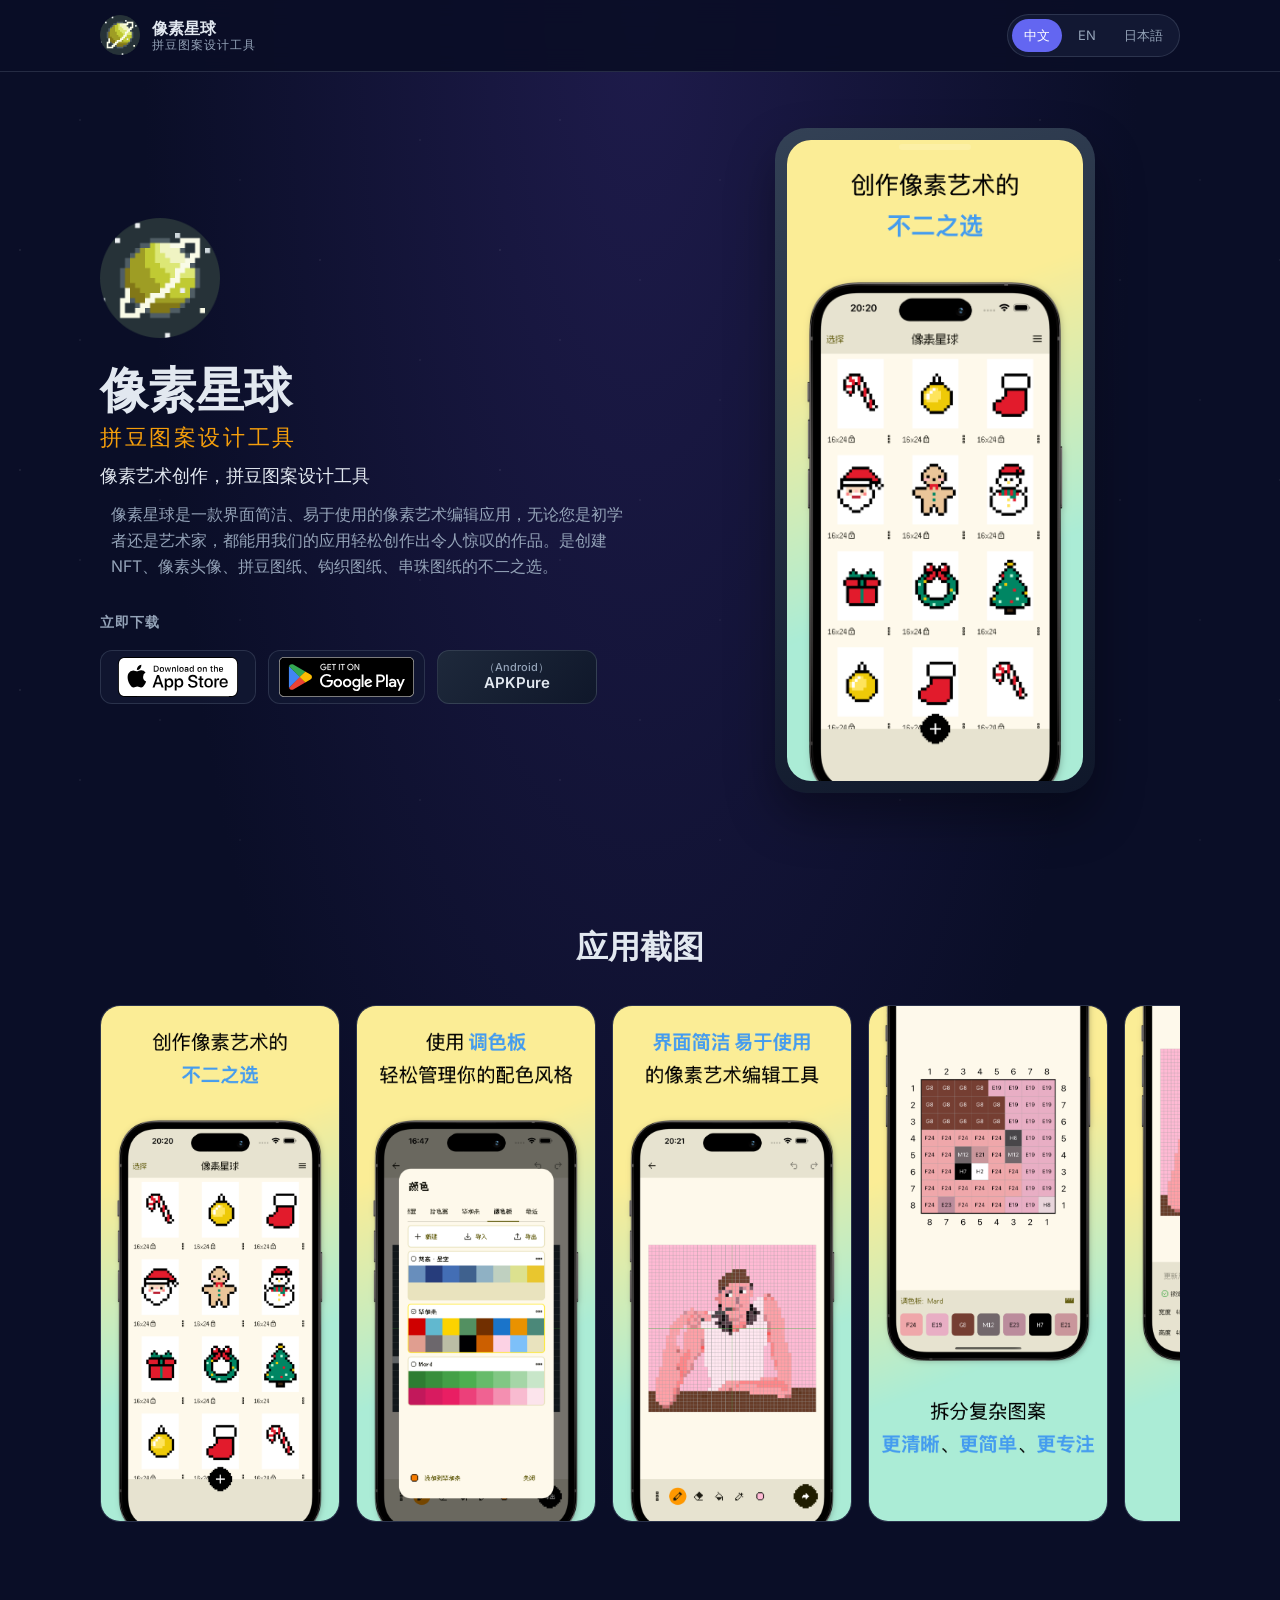
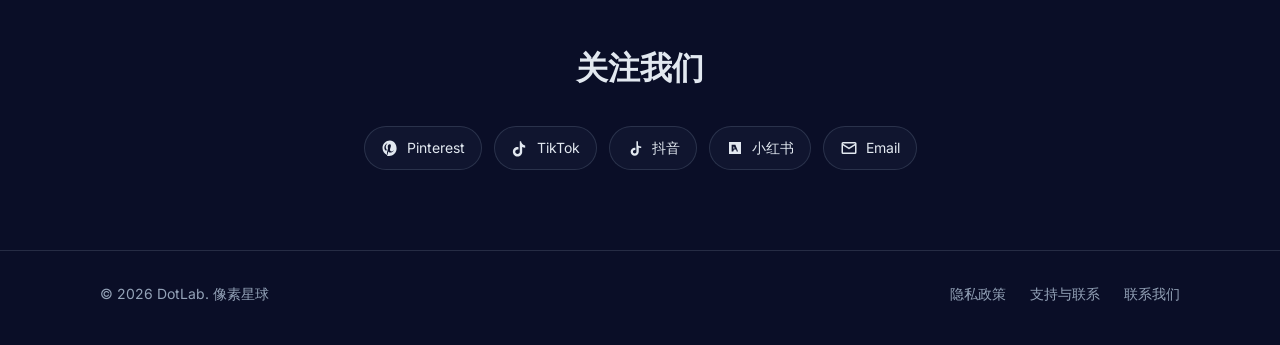
<file: index.html>
<!DOCTYPE html>
<html lang="zh-CN">
<head>
  <meta charset="UTF-8">
  <meta name="viewport" content="width=device-width, initial-scale=1.0">
  <meta name="description" content="像素星球 DotLab — TODO: 填写页面描述">
  <meta property="og:title" content="像素星球 DotLab">
  <meta property="og:description" content="TODO: 填写社交分享描述">
  <meta property="og:image" content="site-content/brand/og-image.png">
  <meta property="og:type" content="website">
  <meta name="twitter:card" content="summary_large_image">
  <title>像素星球 DotLab</title>
  <link rel="icon" href="site-content/brand/favicon.ico" type="image/x-icon">
  <link rel="apple-touch-icon" href="site-content/brand/logo.png">
  <link rel="preconnect" href="https://fonts.googleapis.com">
  <link rel="preconnect" href="https://fonts.gstatic.com" crossorigin>
  <link href="https://fonts.googleapis.com/css2?family=Inter:wght@400;500;600;700&display=swap" rel="stylesheet">
  <link rel="stylesheet" href="css/main.css">
</head>
<body>
  <div class="stars" aria-hidden="true"></div>

  <header class="header">
    <div class="container header__inner">
      <a class="brand" href="#top" aria-label="像素星球 DotLab">
        <img class="brand__logo" src="site-content/brand/logo.png" alt="像素星球 Logo" width="40" height="40">
        <span class="brand__name">
          <span class="brand__title" data-i18n="app_name">像素星球</span>
          <span class="brand__sub" data-i18n="app_name_sub">DotLab</span>
        </span>
      </a>
      <nav class="lang-switch" aria-label="语言切换">
        <button type="button" class="lang-switch__btn is-active" data-lang="zh-CN">中文</button>
        <button type="button" class="lang-switch__btn" data-lang="en">EN</button>
        <button type="button" class="lang-switch__btn" data-lang="ja">日本語</button>
      </nav>
    </div>
  </header>

  <main id="top">
    <section class="hero">
      <div class="container hero__grid">
        <div class="hero__content">
          <img class="hero__logo" src="site-content/brand/logo.png" alt="像素星球 Logo" width="120" height="120">
          <h1 class="hero__title">
            <span data-i18n="app_name">像素星球</span>
            <span class="hero__subtitle" data-i18n="app_name_sub">DotLab</span>
          </h1>
          <p class="hero__tagline" data-i18n="tagline">TODO: 填写一句话 Slogan</p>
          <p class="hero__desc" data-i18n="description_short">TODO: 填写简短介绍</p>

          <div class="download" id="download">
            <h2 class="section-label" data-i18n="download_title">立即下载</h2>
            <div class="download__buttons" id="download-buttons"></div>
          </div>
        </div>

        <div class="hero__visual">
          <div class="phone-frame">
            <img id="hero-screenshot" src="site-content/screenshots/placeholder.svg" alt="应用截图">
          </div>
        </div>
      </div>
    </section>

    <section class="screenshots section" id="screenshots">
      <div class="container">
        <h2 class="section-title" data-i18n="screenshots_title">应用截图</h2>
        <div class="screenshots__track" id="screenshots-track"></div>
      </div>
    </section>

    <section class="social section" id="social">
      <div class="container social__inner">
        <h2 class="section-title" data-i18n="social_title">关注我们</h2>
        <div class="social__links" id="social-links"></div>
      </div>
    </section>
  </main>

  <footer class="footer">
    <div class="container footer__inner">
      <p class="footer__copy">
        © <span data-i18n="copyright_year">2026</span>
        <span data-i18n="developer">DotLab</span>.
        <span data-i18n="app_name">像素星球</span>
      </p>
      <nav class="footer__nav" aria-label="页脚导航">
        <a class="footer__link" id="privacy-link" href="private.html" data-i18n="footer_privacy">隐私政策</a>
        <a class="footer__link" href="support.html" data-i18n="footer_support">支持与联系</a>
        <a class="footer__link" id="contact-link" href="mailto:dotlab.app@gmail.com" data-i18n="footer_contact">联系我们</a>
      </nav>
    </div>
  </footer>

  <script src="js/main.js"></script>
</body>
</html>
</file>
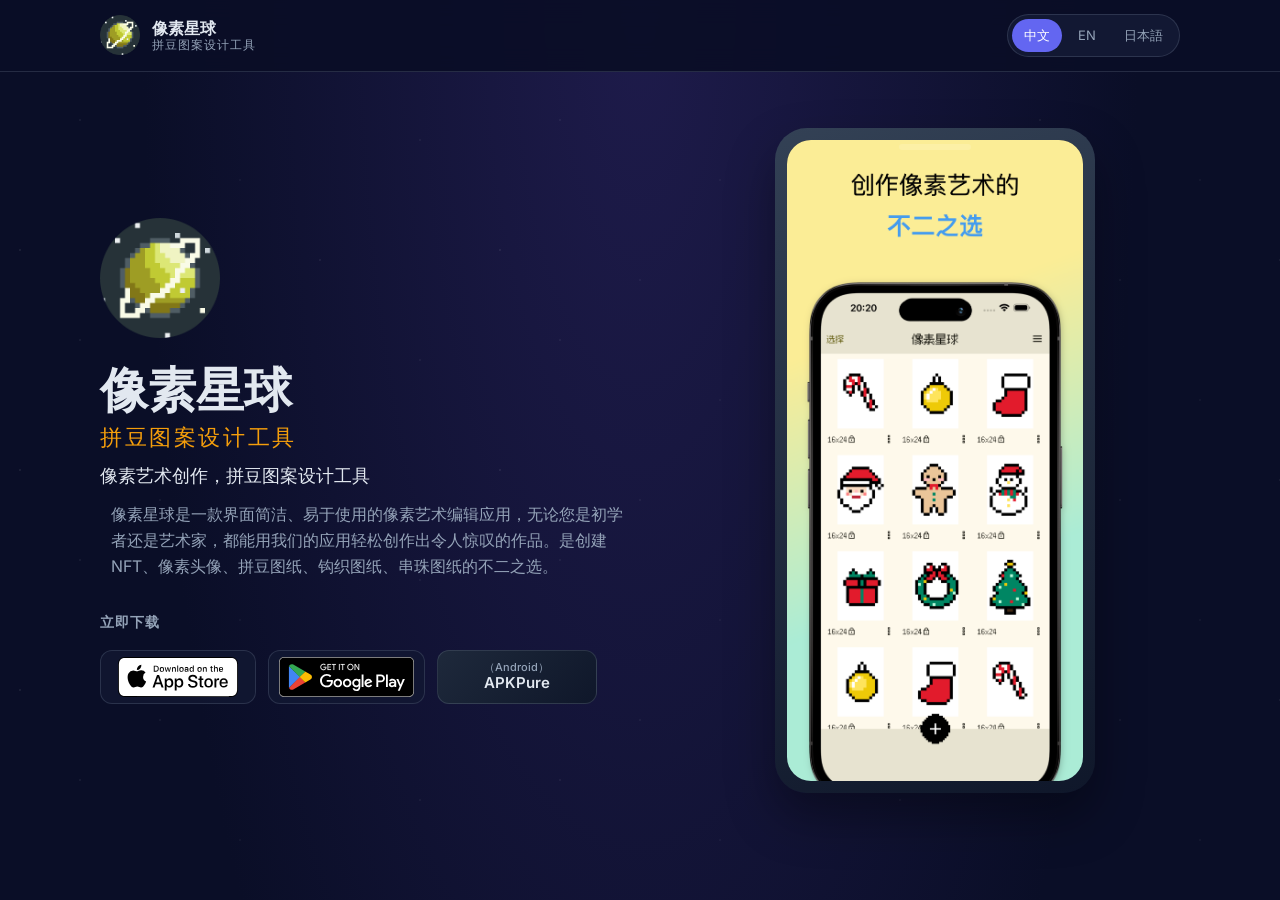
<file: import-pdf/index.html>
<!DOCTYPE html>
<html lang="zh-CN">
<head>
  <meta charset="UTF-8">
  <meta name="viewport" content="width=device-width, initial-scale=1.0">
  <meta http-equiv="refresh" content="0;url=/">
  <title>像素星球 DotLab</title>
  <link rel="canonical" href="/">
</head>
<body>
  <p>正在跳转到官网… <a href="/">点此进入</a></p>
</body>
</html>
</file>
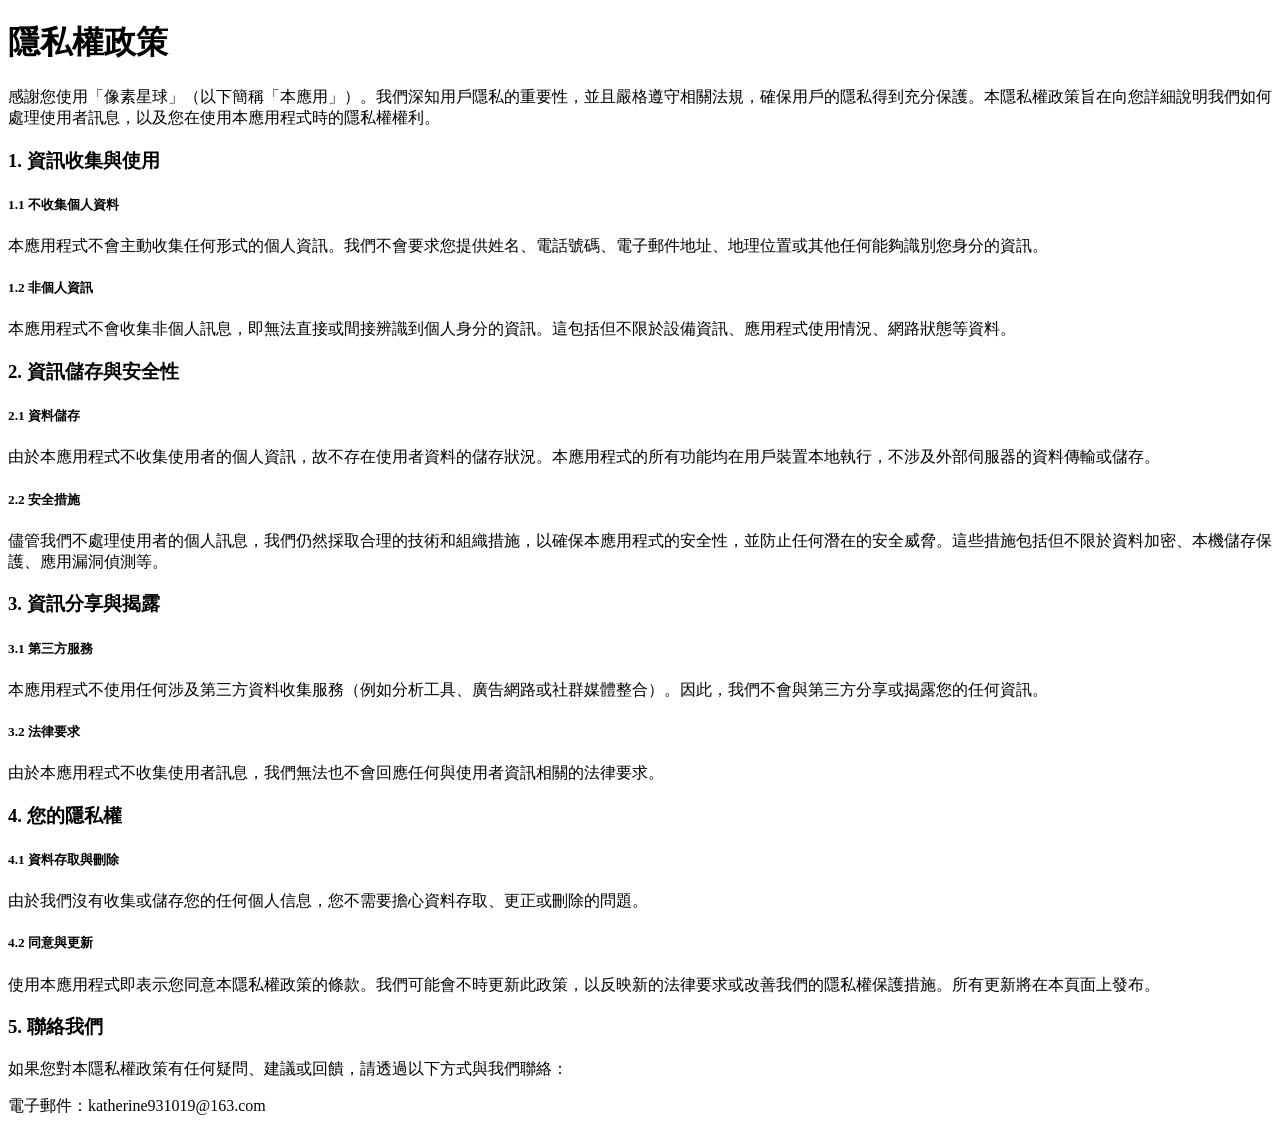
<file: private-traditional.html>
<!DOCTYPE html>
<html lang="en">

<head>
    <meta charset="UTF-8">
    <meta name="viewport" content="width=device-width, initial-scale=1.0, user-scalable=0">
    <title>隱私權政策</title>
</head>

<body>
    <h1>隱私權政策</h1>
   
    <p>感謝您使用「像素星球」（以下簡稱「本應用」）。我們深知用戶隱私的重要性，並且嚴格遵守相關法規，確保用戶的隱私得到充分保護。本隱私權政策旨在向您詳細說明我們如何處理使用者訊息，以及您在使用本應用程式時的隱私權權利。
    </p>
   
    <h3>1. 資訊收集與使用</h3>
    <h5>1.1 不收集個人資料</h5>
    <p>本應用程式不會主動收集任何形式的個人資訊。我們不會要求您提供姓名、電話號碼、電子郵件地址、地理位置或其他任何能夠識別您身分的資訊。 </p>
   
    <h5>1.2 非個人資訊</h5>
    <p>本應用程式不會收集非個人訊息，即無法直接或間接辨識到個人身分的資訊。這包括但不限於設備資訊、應用程式使用情況、網路狀態等資料。 </p>
   
    <h3>2. 資訊儲存與安全性</h3>
    <h5>2.1 資料儲存</h5>
    <p>由於本應用程式不收集使用者的個人資訊，故不存在使用者資料的儲存狀況。本應用程式的所有功能均在用戶裝置本地執行，不涉及外部伺服器的資料傳輸或儲存。 </p>
   
    <h5>2.2 安全措施</h5>
    <p>儘管我們不處理使用者的個人訊息，我們仍然採取合理的技術和組織措施，以確保本應用程式的安全性，並防止任何潛在的安全威脅。這些措施包括但不限於資料加密、本機儲存保護、應用漏洞偵測等。 </p>
   
    <h3>3. 資訊分享與揭露</h3>
    <h5>3.1 第三方服務</h5>
    <p>本應用程式不使用任何涉及第三方資料收集服務（例如分析工具、廣告網路或社群媒體整合）。因此，我們不會與第三方分享或揭露您的任何資訊。 </p>
   
    <h5>3.2 法律要求</h5>
    <p>由於本應用程式不收集使用者訊息，我們無法也不會回應任何與使用者資訊相關的法律要求。
    </p>
   
    <h3>4. 您的隱私權</h3>
    <h5>4.1 資料存取與刪除</h5>
    <p>由於我們沒有收集或儲存您的任何個人信息，您不需要擔心資料存取、更正或刪除的問題。 </p>
   
    <h5>4.2 同意與更新</h5>
    <p>使用本應用程式即表示您同意本隱私權政策的條款。我們可能會不時更新此政策，以反映新的法律要求或改善我們的隱私權保護措施。所有更新將在本頁面上發布。 </p>
   
    <h3>5. 聯絡我們</h3>
    <p>如果您對本隱私權政策有任何疑問、建議或回饋，請透過以下方式與我們聯絡：</p>
   
    <p>電子郵件：katherine931019@163.com</p>
   </body>

</html>
</file>
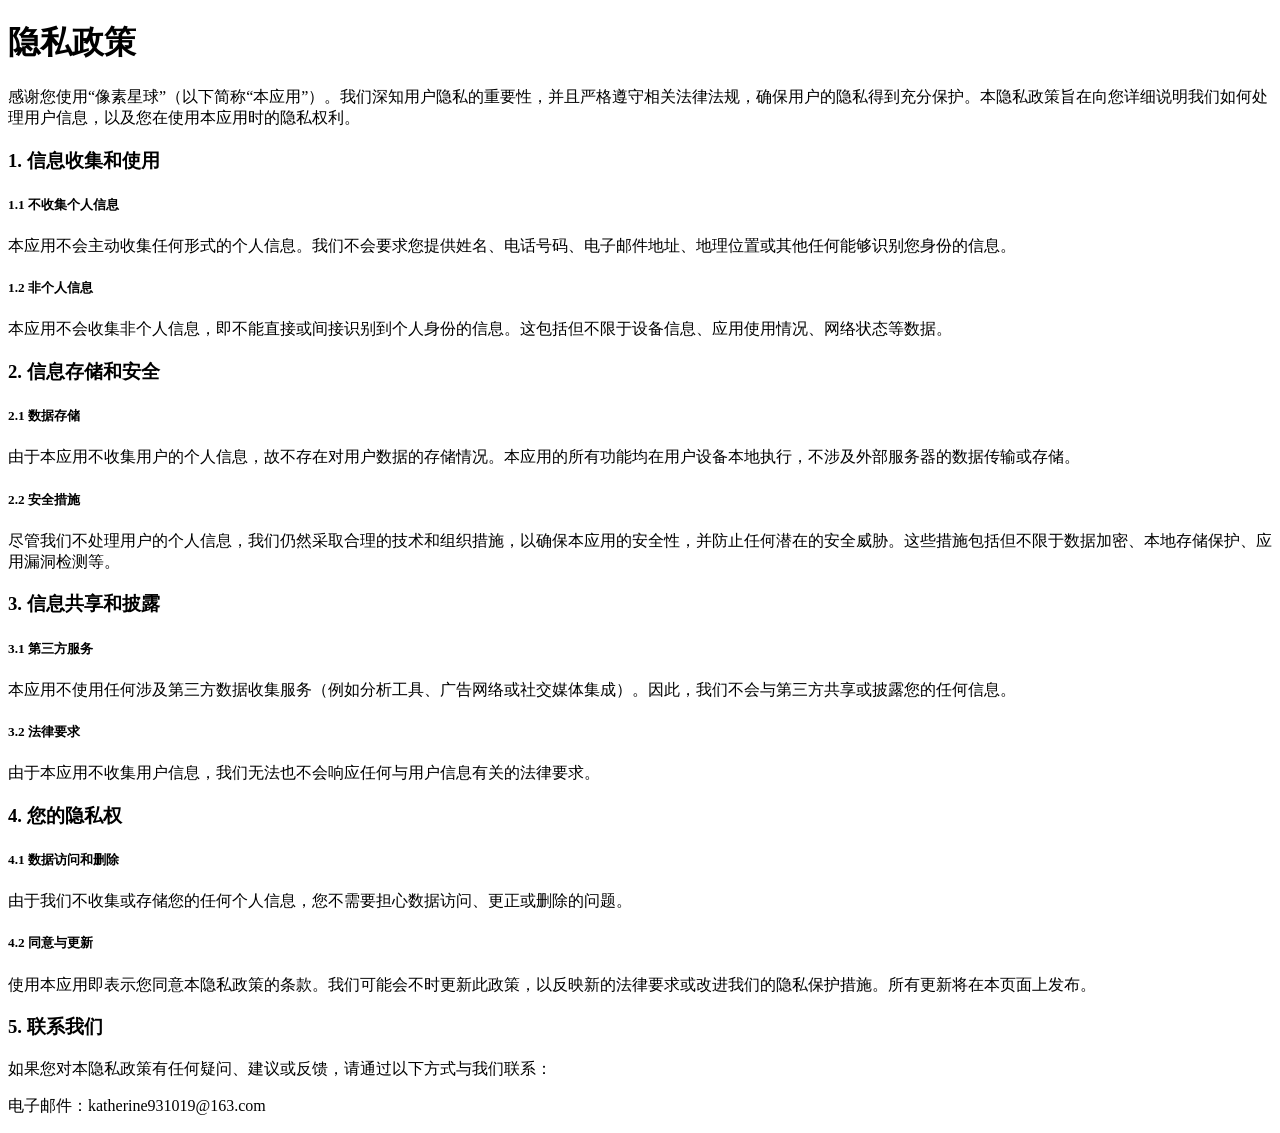
<file: private.html>
<!DOCTYPE html>
<html lang="en">

<head>
    <meta charset="UTF-8">
    <meta name="viewport" content="width=device-width, initial-scale=1.0, user-scalable=0">
    <title>隐私政策</title>
</head>

<body>
    <h1>隐私政策</h1>

    <p>感谢您使用“像素星球”（以下简称“本应用”）。我们深知用户隐私的重要性，并且严格遵守相关法律法规，确保用户的隐私得到充分保护。本隐私政策旨在向您详细说明我们如何处理用户信息，以及您在使用本应用时的隐私权利。
    </p>
    
    <h3>1. 信息收集和使用</h3>
    <h5>1.1 不收集个人信息</h5>
    <p>本应用不会主动收集任何形式的个人信息。我们不会要求您提供姓名、电话号码、电子邮件地址、地理位置或其他任何能够识别您身份的信息。</p>

    <h5>1.2 非个人信息</h5>
    <p>本应用不会收集非个人信息，即不能直接或间接识别到个人身份的信息。这包括但不限于设备信息、应用使用情况、网络状态等数据。</p>

    <h3>2. 信息存储和安全</h3>
    <h5>2.1 数据存储</h5>
    <p>由于本应用不收集用户的个人信息，故不存在对用户数据的存储情况。本应用的所有功能均在用户设备本地执行，不涉及外部服务器的数据传输或存储。</p>

    <h5>2.2 安全措施</h5>
    <p>尽管我们不处理用户的个人信息，我们仍然采取合理的技术和组织措施，以确保本应用的安全性，并防止任何潜在的安全威胁。这些措施包括但不限于数据加密、本地存储保护、应用漏洞检测等。</p>

    <h3>3. 信息共享和披露</h3>
    <h5>3.1 第三方服务</h5>
    <p>本应用不使用任何涉及第三方数据收集服务（例如分析工具、广告网络或社交媒体集成）。因此，我们不会与第三方共享或披露您的任何信息。</p>

    <h5>3.2 法律要求</h5>
    <p>由于本应用不收集用户信息，我们无法也不会响应任何与用户信息有关的法律要求。
    </p>

    <h3>4. 您的隐私权</h3>
    <h5>4.1 数据访问和删除</h5>
    <p>由于我们不收集或存储您的任何个人信息，您不需要担心数据访问、更正或删除的问题。</p>

    <h5>4.2 同意与更新</h5>
    <p>使用本应用即表示您同意本隐私政策的条款。我们可能会不时更新此政策，以反映新的法律要求或改进我们的隐私保护措施。所有更新将在本页面上发布。</p>

    <h3>5. 联系我们</h3>
    <p>如果您对本隐私政策有任何疑问、建议或反馈，请通过以下方式与我们联系：</p>
   
    <p>电子邮件：katherine931019@163.com</p>
</body>

</html>
</file>
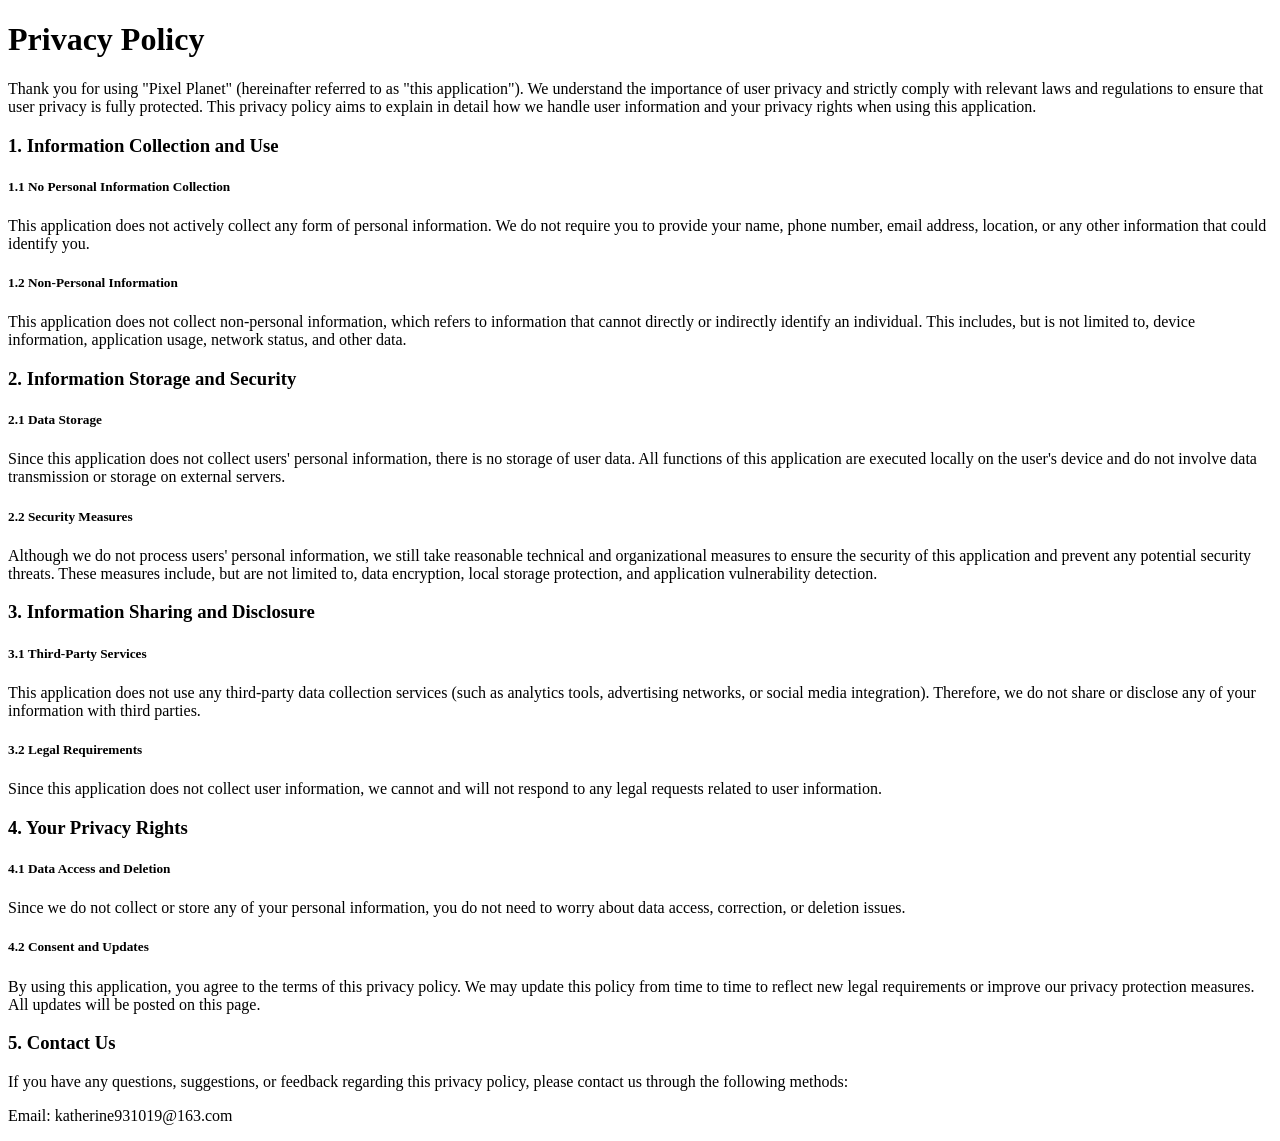
<file: private_en.html>
<!DOCTYPE html>
<html lang="en">

<head>
    <meta charset="UTF-8">
    <meta name="viewport" content="width=device-width, initial-scale=1.0, user-scalable=0">
    <title>Privacy Policy</title>
</head>

<body>
    <h1>Privacy Policy</h1>

    <p>Thank you for using "Pixel Planet" (hereinafter referred to as "this application"). We understand the importance of user privacy and strictly comply with relevant laws and regulations to ensure that user privacy is fully protected. This privacy policy aims to explain in detail how we handle user information and your privacy rights when using this application.
    </p>
    
    <h3>1. Information Collection and Use</h3>
    <h5>1.1 No Personal Information Collection</h5>
    <p>This application does not actively collect any form of personal information. We do not require you to provide your name, phone number, email address, location, or any other information that could identify you.</p>

    <h5>1.2 Non-Personal Information</h5>
    <p>This application does not collect non-personal information, which refers to information that cannot directly or indirectly identify an individual. This includes, but is not limited to, device information, application usage, network status, and other data.</p>

    <h3>2. Information Storage and Security</h3>
    <h5>2.1 Data Storage</h5>
    <p>Since this application does not collect users' personal information, there is no storage of user data. All functions of this application are executed locally on the user's device and do not involve data transmission or storage on external servers.</p>

    <h5>2.2 Security Measures</h5>
    <p>Although we do not process users' personal information, we still take reasonable technical and organizational measures to ensure the security of this application and prevent any potential security threats. These measures include, but are not limited to, data encryption, local storage protection, and application vulnerability detection.</p>

    <h3>3. Information Sharing and Disclosure</h3>
    <h5>3.1 Third-Party Services</h5>
    <p>This application does not use any third-party data collection services (such as analytics tools, advertising networks, or social media integration). Therefore, we do not share or disclose any of your information with third parties.</p>

    <h5>3.2 Legal Requirements</h5>
    <p>Since this application does not collect user information, we cannot and will not respond to any legal requests related to user information.</p>

    <h3>4. Your Privacy Rights</h3>
    <h5>4.1 Data Access and Deletion</h5>
    <p>Since we do not collect or store any of your personal information, you do not need to worry about data access, correction, or deletion issues.</p>

    <h5>4.2 Consent and Updates</h5>
    <p>By using this application, you agree to the terms of this privacy policy. We may update this policy from time to time to reflect new legal requirements or improve our privacy protection measures. All updates will be posted on this page.</p>

    <h3>5. Contact Us</h3>
    <p>If you have any questions, suggestions, or feedback regarding this privacy policy, please contact us through the following methods:</p>
   
    <p>Email: katherine931019@163.com</p>
</body>

</html>
</file>
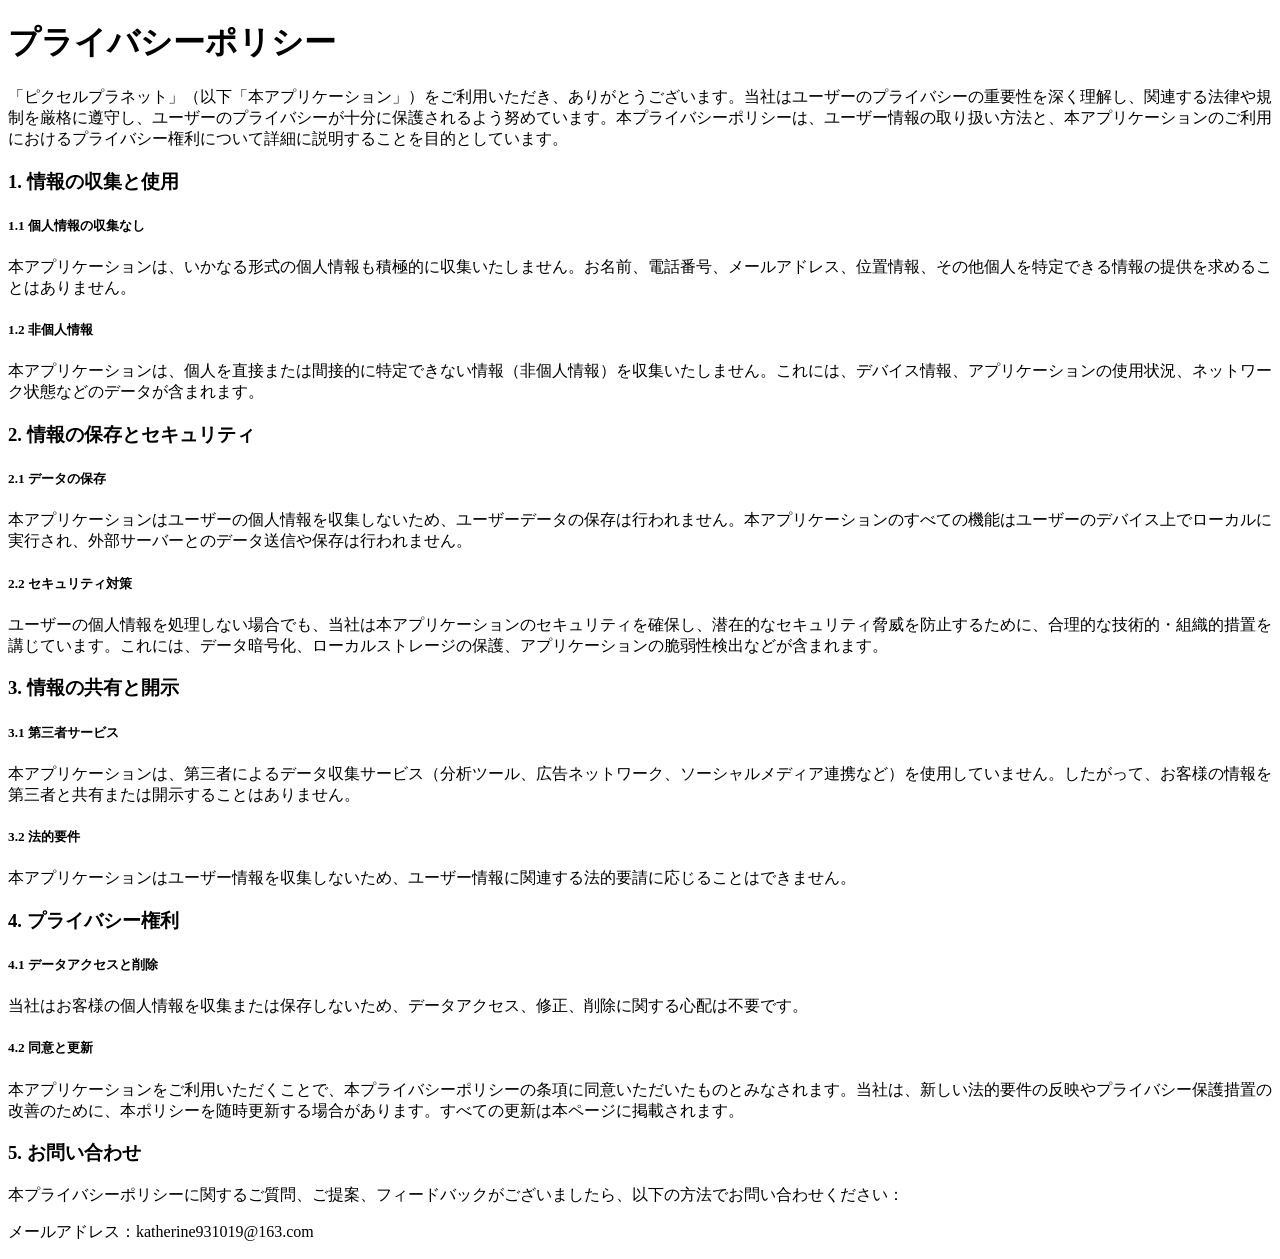
<file: private_ja.html>
<!DOCTYPE html>
<html lang="ja">

<head>
    <meta charset="UTF-8">
    <meta name="viewport" content="width=device-width, initial-scale=1.0, user-scalable=0">
    <title>プライバシーポリシー</title>
</head>

<body>
    <h1>プライバシーポリシー</h1>

    <p>「ピクセルプラネット」（以下「本アプリケーション」）をご利用いただき、ありがとうございます。当社はユーザーのプライバシーの重要性を深く理解し、関連する法律や規制を厳格に遵守し、ユーザーのプライバシーが十分に保護されるよう努めています。本プライバシーポリシーは、ユーザー情報の取り扱い方法と、本アプリケーションのご利用におけるプライバシー権利について詳細に説明することを目的としています。
    </p>
    
    <h3>1. 情報の収集と使用</h3>
    <h5>1.1 個人情報の収集なし</h5>
    <p>本アプリケーションは、いかなる形式の個人情報も積極的に収集いたしません。お名前、電話番号、メールアドレス、位置情報、その他個人を特定できる情報の提供を求めることはありません。</p>

    <h5>1.2 非個人情報</h5>
    <p>本アプリケーションは、個人を直接または間接的に特定できない情報（非個人情報）を収集いたしません。これには、デバイス情報、アプリケーションの使用状況、ネットワーク状態などのデータが含まれます。</p>

    <h3>2. 情報の保存とセキュリティ</h3>
    <h5>2.1 データの保存</h5>
    <p>本アプリケーションはユーザーの個人情報を収集しないため、ユーザーデータの保存は行われません。本アプリケーションのすべての機能はユーザーのデバイス上でローカルに実行され、外部サーバーとのデータ送信や保存は行われません。</p>

    <h5>2.2 セキュリティ対策</h5>
    <p>ユーザーの個人情報を処理しない場合でも、当社は本アプリケーションのセキュリティを確保し、潜在的なセキュリティ脅威を防止するために、合理的な技術的・組織的措置を講じています。これには、データ暗号化、ローカルストレージの保護、アプリケーションの脆弱性検出などが含まれます。</p>

    <h3>3. 情報の共有と開示</h3>
    <h5>3.1 第三者サービス</h5>
    <p>本アプリケーションは、第三者によるデータ収集サービス（分析ツール、広告ネットワーク、ソーシャルメディア連携など）を使用していません。したがって、お客様の情報を第三者と共有または開示することはありません。</p>

    <h5>3.2 法的要件</h5>
    <p>本アプリケーションはユーザー情報を収集しないため、ユーザー情報に関連する法的要請に応じることはできません。</p>

    <h3>4. プライバシー権利</h3>
    <h5>4.1 データアクセスと削除</h5>
    <p>当社はお客様の個人情報を収集または保存しないため、データアクセス、修正、削除に関する心配は不要です。</p>

    <h5>4.2 同意と更新</h5>
    <p>本アプリケーションをご利用いただくことで、本プライバシーポリシーの条項に同意いただいたものとみなされます。当社は、新しい法的要件の反映やプライバシー保護措置の改善のために、本ポリシーを随時更新する場合があります。すべての更新は本ページに掲載されます。</p>

    <h3>5. お問い合わせ</h3>
    <p>本プライバシーポリシーに関するご質問、ご提案、フィードバックがございましたら、以下の方法でお問い合わせください：</p>
   
    <p>メールアドレス：katherine931019@163.com</p>
</body>

</html>
</file>
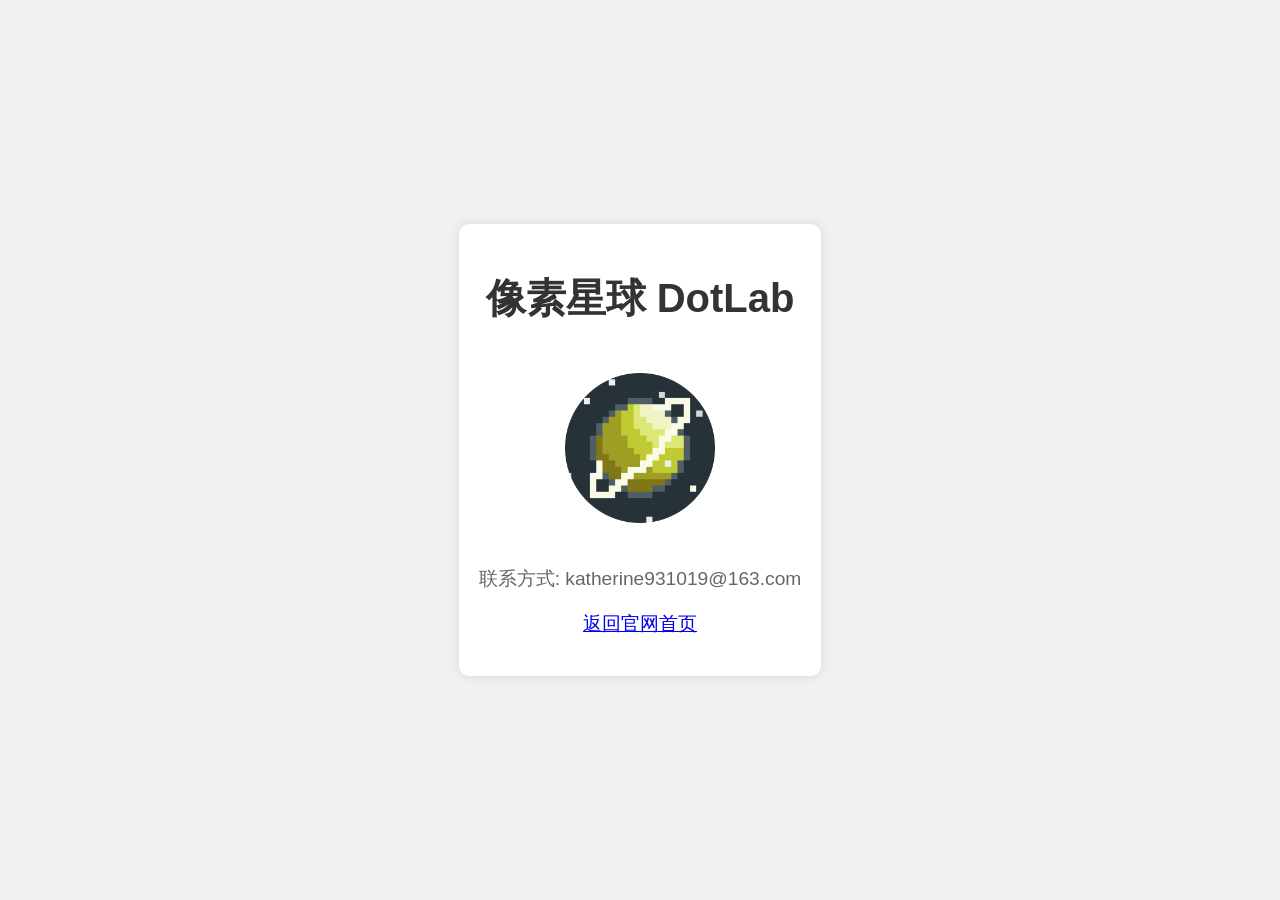
<file: support.html>
<!DOCTYPE html>
<html lang="en">
<head>
    <meta charset="UTF-8">
    <meta name="viewport" content="width=device-width, initial-scale=1.0, user-scalable=0">
    <title>像素星球 DotLab</title>
    <link rel="stylesheet" href="support.css">
</head>
<body>
    <div class="container">
        <h1>像素星球 DotLab</h1>
        <img src="site-content/brand/logo.png" alt="应用 Logo" class="logo">
        <div class="contact-info">
            <p>联系方式: katherine931019@163.com</p>
            <p><a href="index.html">返回官网首页</a></p>
        </div>
    </div>
</body>
</html>
</file>
<file: css/main.css>
:root {
  --color-primary: #6366f1;
  --color-accent: #f59e0b;
  --color-bg: #0a0e27;
  --color-bg-secondary: #121833;
  --color-text: #e2e8f0;
  --color-text-muted: #94a3b8;
  --color-border: rgba(148, 163, 184, 0.2);
  --color-card: rgba(18, 24, 51, 0.8);
  --font-body: "Inter", system-ui, -apple-system, sans-serif;
  --container-width: 1080px;
  --radius: 16px;
  --shadow: 0 24px 48px rgba(0, 0, 0, 0.35);
}

*,
*::before,
*::after {
  box-sizing: border-box;
}

html {
  scroll-behavior: smooth;
}

body {
  margin: 0;
  min-height: 100vh;
  font-family: var(--font-body);
  color: var(--color-text);
  background: radial-gradient(ellipse at top, #1e1b4b 0%, var(--color-bg) 55%);
  line-height: 1.6;
}

img {
  display: block;
  max-width: 100%;
  height: auto;
}

a {
  color: inherit;
  text-decoration: none;
}

.container {
  width: min(100% - 32px, var(--container-width));
  margin-inline: auto;
}

.stars {
  position: fixed;
  inset: 0;
  pointer-events: none;
  background-image:
    radial-gradient(1px 1px at 20px 30px, rgba(255, 255, 255, 0.45), transparent),
    radial-gradient(1px 1px at 80px 120px, rgba(255, 255, 255, 0.35), transparent),
    radial-gradient(1px 1px at 160px 60px, rgba(255, 255, 255, 0.3), transparent),
    radial-gradient(1px 1px at 240px 180px, rgba(255, 255, 255, 0.25), transparent),
    radial-gradient(1px 1px at 320px 40px, rgba(255, 255, 255, 0.4), transparent),
    radial-gradient(1px 1px at 420px 140px, rgba(255, 255, 255, 0.3), transparent);
  background-size: 480px 220px;
  opacity: 0.5;
  z-index: 0;
}

main,
.footer {
  position: relative;
  z-index: 0;
}

.header {
  position: sticky;
  top: 0;
  z-index: 100;
  backdrop-filter: blur(12px);
  -webkit-backdrop-filter: blur(12px);
  background: rgba(10, 14, 39, 0.92);
  border-bottom: 1px solid var(--color-border);
}

.header__inner {
  display: flex;
  align-items: center;
  justify-content: space-between;
  gap: 16px;
  padding: 14px 0;
}

.brand {
  display: flex;
  align-items: center;
  gap: 12px;
}

.brand__name {
  display: flex;
  flex-direction: column;
  line-height: 1.2;
}

.brand__title {
  font-weight: 700;
  font-size: 1rem;
}

.brand__sub {
  font-size: 0.75rem;
  color: var(--color-text-muted);
  letter-spacing: 0.08em;
  text-transform: uppercase;
}

.lang-switch {
  display: flex;
  gap: 4px;
  padding: 4px;
  border-radius: 999px;
  background: var(--color-bg-secondary);
  border: 1px solid var(--color-border);
}

.lang-switch__btn {
  border: 0;
  background: transparent;
  color: var(--color-text-muted);
  font: inherit;
  font-size: 0.8125rem;
  padding: 6px 12px;
  border-radius: 999px;
  cursor: pointer;
  transition: background 0.2s, color 0.2s;
}

.lang-switch__btn:hover {
  color: var(--color-text);
}

.lang-switch__btn.is-active {
  background: var(--color-primary);
  color: #fff;
}

.hero {
  padding: 56px 0 72px;
}

.hero__grid {
  display: grid;
  grid-template-columns: 1fr;
  gap: 48px;
  align-items: center;
}

.hero__content {
  text-align: center;
}

.hero__logo {
  margin: 0 auto 24px;
}

.hero__title {
  margin: 0 0 12px;
  font-size: clamp(2rem, 5vw, 3rem);
  line-height: 1.15;
}

.hero__subtitle {
  display: block;
  margin-top: 8px;
  font-size: 0.45em;
  font-weight: 500;
  color: var(--color-accent);
  letter-spacing: 0.12em;
  text-transform: uppercase;
}

.hero__tagline {
  margin: 0 0 12px;
  font-size: 1.125rem;
  color: var(--color-text);
}

.hero__desc {
  margin: 0 auto 32px;
  max-width: 520px;
  color: var(--color-text-muted);
}

.section-label {
  margin: 0 0 16px;
  font-size: 0.875rem;
  font-weight: 600;
  letter-spacing: 0.08em;
  text-transform: uppercase;
  color: var(--color-text-muted);
}

.download__buttons {
  display: flex;
  flex-wrap: wrap;
  gap: 12px;
  justify-content: center;
}

.download-btn {
  display: inline-flex;
  align-items: center;
  justify-content: center;
  min-height: 52px;
  padding: 10px 18px;
  border-radius: 12px;
  border: 1px solid var(--color-border);
  background: var(--color-card);
  transition: transform 0.2s, border-color 0.2s, box-shadow 0.2s;
}

.download-btn:hover:not(.is-disabled) {
  transform: translateY(-2px);
  border-color: rgba(99, 102, 241, 0.5);
  box-shadow: 0 12px 24px rgba(0, 0, 0, 0.25);
}

.download-btn.is-disabled {
  opacity: 0.55;
  cursor: not-allowed;
}

.download-btn--app-store,
.download-btn--google-play {
  min-width: 156px;
  padding: 6px 10px;
  justify-content: center;
}

.download-btn--app-store img,
.download-btn--google-play img {
  display: block;
  height: 40px;
  width: auto;
}

.download-btn--apkpure {
  min-width: 160px;
  font-weight: 600;
  font-size: 0.9375rem;
  color: var(--color-text);
  background: linear-gradient(135deg, #1e293b, #0f172a);
}

.download-btn--apkpure span {
  display: flex;
  flex-direction: column;
  align-items: flex-start;
  line-height: 1.2;
}

.download-btn--apkpure small {
  font-size: 0.6875rem;
  font-weight: 500;
  color: var(--color-text-muted);
}

.phone-frame {
  position: relative;
  width: min(100%, 300px);
  margin: 0 auto;
  padding: 12px;
  border-radius: 32px;
  background: linear-gradient(160deg, #334155, #0f172a);
  box-shadow: var(--shadow);
}

.phone-frame::before {
  content: "";
  position: absolute;
  top: 16px;
  left: 50%;
  transform: translateX(-50%);
  width: 72px;
  height: 6px;
  border-radius: 999px;
  background: rgba(255, 255, 255, 0.15);
}

.phone-frame img {
  width: 100%;
  height: auto;
  border-radius: 24px;
  object-fit: contain;
  background: var(--color-bg-secondary);
}

.section {
  padding: 56px 0;
}

.section-title {
  margin: 0 0 32px;
  text-align: center;
  font-size: clamp(1.5rem, 3vw, 2rem);
}

.screenshots__track {
  display: flex;
  gap: 16px;
  overflow-x: auto;
  padding-bottom: 8px;
  scroll-snap-type: x mandatory;
  -webkit-overflow-scrolling: touch;
}

.screenshot-card {
  flex: 0 0 min(240px, 72vw);
  scroll-snap-align: start;
  border-radius: 20px;
  overflow: hidden;
  border: 1px solid var(--color-border);
  background: var(--color-card);
}

.screenshot-card img {
  width: 100%;
  height: auto;
  display: block;
  object-fit: contain;
  background: var(--color-bg-secondary);
}

.social__inner {
  text-align: center;
}

.social__links {
  display: flex;
  flex-wrap: wrap;
  justify-content: center;
  gap: 12px;
  max-width: 720px;
  margin-inline: auto;
}

.social-link {
  display: inline-flex;
  align-items: center;
  gap: 8px;
  padding: 10px 16px;
  border-radius: 999px;
  border: 1px solid var(--color-border);
  background: var(--color-card);
  color: var(--color-text);
  font-size: 0.875rem;
  transition: border-color 0.2s, transform 0.2s;
}

.social-link:hover {
  border-color: rgba(99, 102, 241, 0.5);
  transform: translateY(-1px);
}

.social-link svg {
  width: 18px;
  height: 18px;
  flex-shrink: 0;
}

.social-empty {
  color: var(--color-text-muted);
  font-size: 0.9375rem;
}

.footer {
  margin-top: 24px;
  padding: 32px 0 40px;
  border-top: 1px solid var(--color-border);
}

.footer__inner {
  display: flex;
  flex-direction: column;
  align-items: center;
  gap: 16px;
  text-align: center;
}

.footer__copy {
  margin: 0;
  color: var(--color-text-muted);
  font-size: 0.875rem;
}

.footer__nav {
  display: flex;
  flex-wrap: wrap;
  justify-content: center;
  gap: 16px 24px;
}

.footer__link {
  color: var(--color-text-muted);
  font-size: 0.875rem;
  transition: color 0.2s;
}

.footer__link:hover {
  color: var(--color-text);
}

@media (min-width: 768px) {
  .hero__grid {
    grid-template-columns: 1.05fr 0.95fr;
  }

  .hero__content {
    text-align: left;
  }

  .hero__logo {
    margin-inline: 0;
  }

  .download__buttons {
    justify-content: flex-start;
  }

  .footer__inner {
    flex-direction: row;
    justify-content: space-between;
    text-align: left;
  }
}

@media (min-width: 1024px) {
  .phone-frame {
    width: 320px;
  }
}
</file>
<file: support.css>
body {
    margin: 0;
    padding: 0;
    font-family: Arial, sans-serif;
    display: flex;
    justify-content: center;
    align-items: center;
    height: 100vh;
    background-color: #f0f0f0;
}

.container {
    text-align: center;
    background-color: white;
    padding: 20px;
    border-radius: 10px;
    box-shadow: 0 0 10px rgba(0, 0, 0, 0.1);
}

h1 {
    font-size: 2.5em;
    color: #333;
}

.logo {
    width: 150px;
    height: 150px;
    object-fit: cover;
    margin-top: 20px;
    margin-bottom: 20px;
}

.contact-info {
    font-size: 1.2em;
    color: #666;
}
</file>
